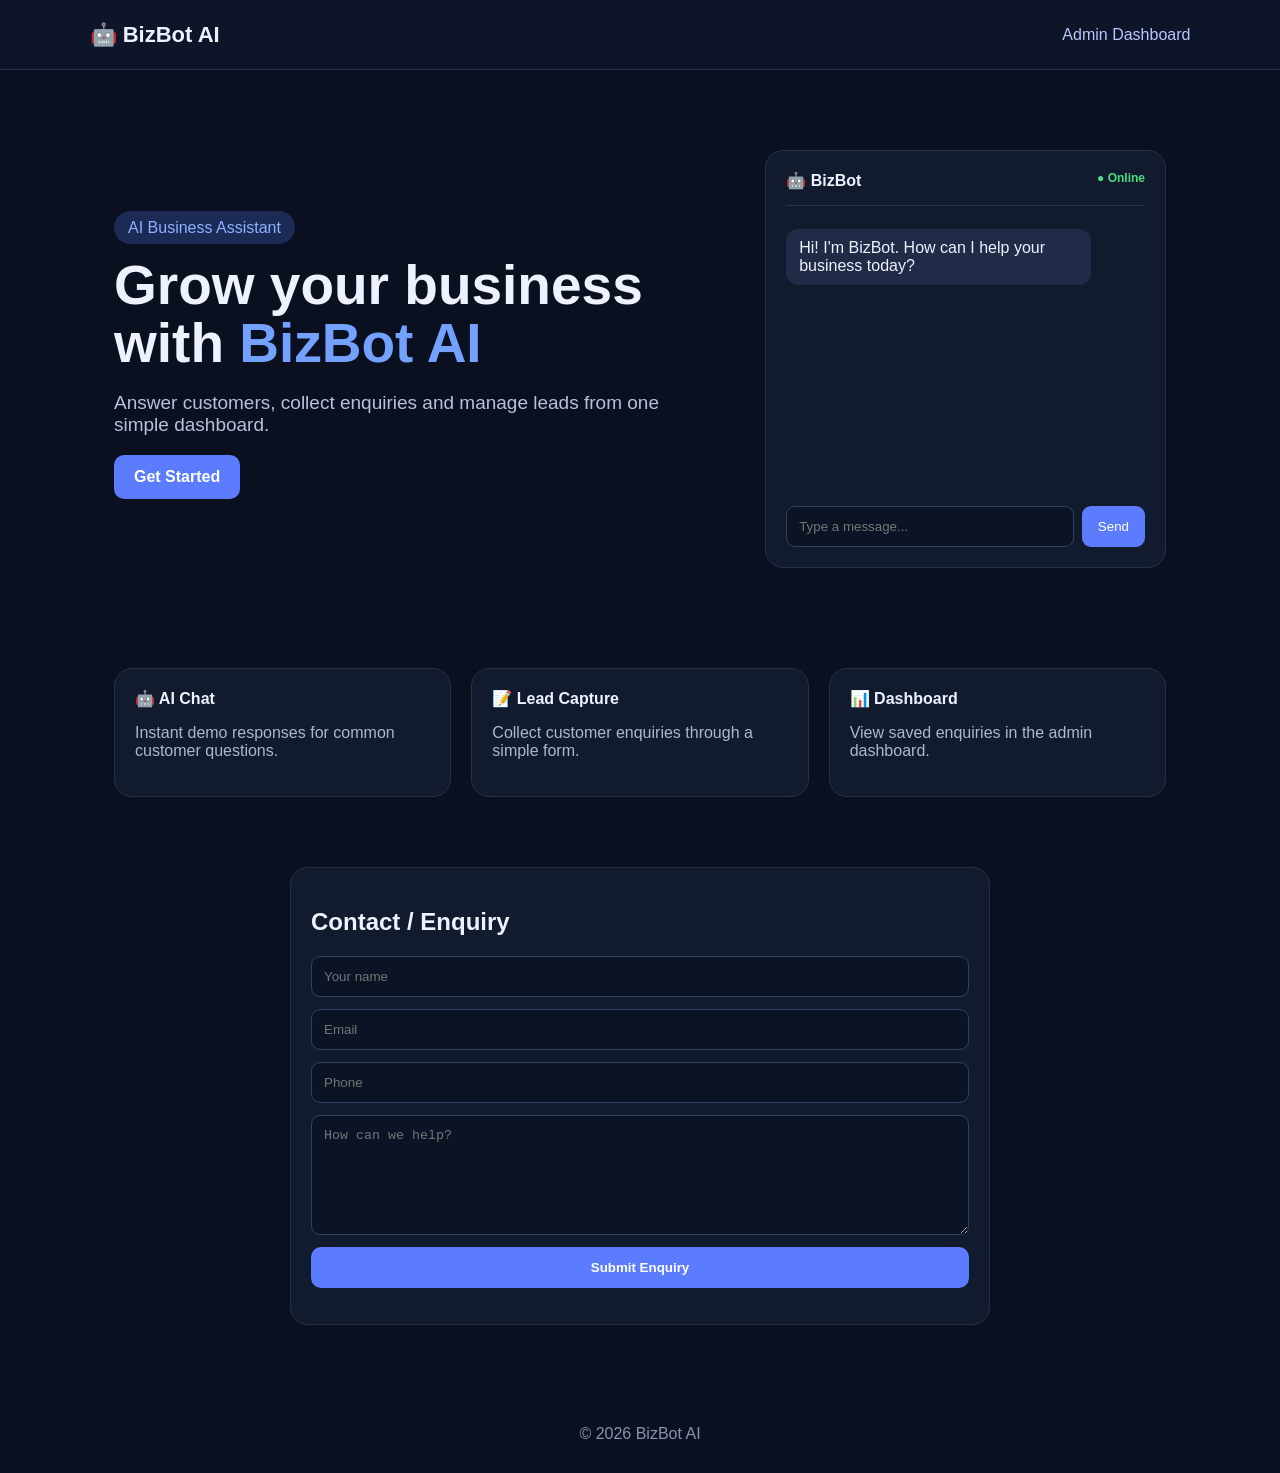
<file: index.html>
<!DOCTYPE html>
<html lang="en">
<head>
<meta charset="UTF-8">
<meta name="viewport" content="width=device-width, initial-scale=1.0">
<title>BizBot AI</title>
<link rel="stylesheet" href="css/style.css">
</head>
<body>
<header class="nav">
  <div class="brand">🤖 BizBot AI</div>
  <a href="admin.html">Admin Dashboard</a>
</header>
<main>
  <section class="hero">
    <div>
      <span class="badge">AI Business Assistant</span>
      <h1>Grow your business with <span>BizBot AI</span></h1>
      <p>Answer customers, collect enquiries and manage leads from one simple dashboard.</p>
      <a class="btn" href="#contact">Get Started</a>
    </div>
    <div class="bot-card">
      <div class="bot-head">🤖 BizBot <span>● Online</span></div>
      <div id="chat" class="chat">
        <div class="msg bot">Hi! I'm BizBot. How can I help your business today?</div>
      </div>
      <div class="chat-input">
        <input id="chatInput" placeholder="Type a message...">
        <button onclick="sendMessage()">Send</button>
      </div>
    </div>
  </section>
  <section class="features">
    <div><b>🤖 AI Chat</b><p>Instant demo responses for common customer questions.</p></div>
    <div><b>📝 Lead Capture</b><p>Collect customer enquiries through a simple form.</p></div>
    <div><b>📊 Dashboard</b><p>View saved enquiries in the admin dashboard.</p></div>
  </section>
  <section id="contact" class="contact">
    <h2>Contact / Enquiry</h2>
    <form id="leadForm">
      <input id="name" required placeholder="Your name">
      <input id="email" type="email" required placeholder="Email">
      <input id="phone" required placeholder="Phone">
      <textarea id="message" required placeholder="How can we help?"></textarea>
      <button class="btn" type="submit">Submit Enquiry</button>
    </form>
    <p id="formStatus"></p>
  </section>
</main>
<footer>© 2026 BizBot AI</footer>
<script src="js/app.js"></script>
</body>
</html>
</file>
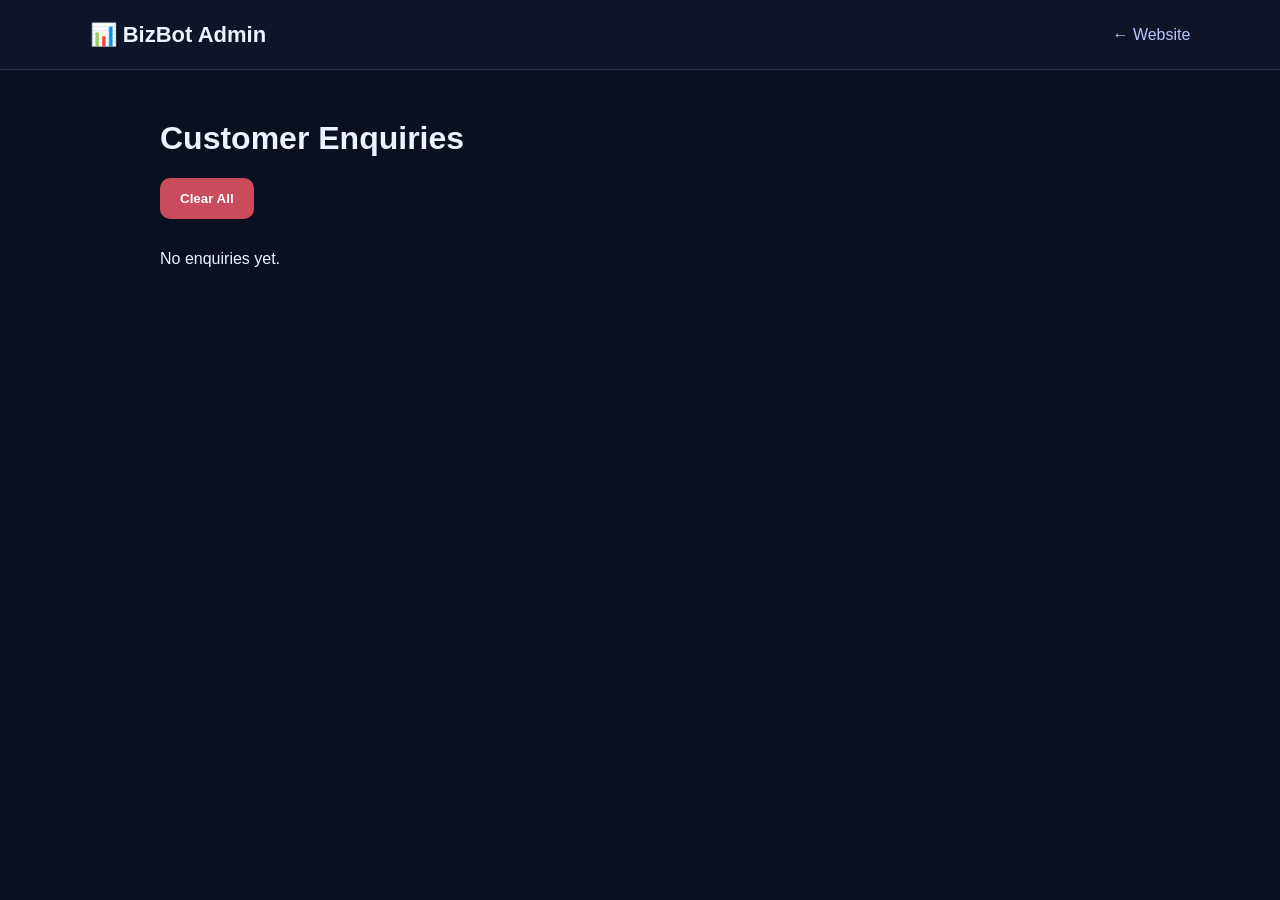
<file: admin.html>
<!DOCTYPE html>
<html lang="en">
<head>
<meta charset="UTF-8">
<meta name="viewport" content="width=device-width, initial-scale=1.0">
<title>BizBot AI - Admin</title>
<link rel="stylesheet" href="css/style.css">
</head>
<body>
<header class="nav"><div class="brand">📊 BizBot Admin</div><a href="index.html">← Website</a></header>
<main class="admin">
<h1>Customer Enquiries</h1>
<button class="btn danger" onclick="clearLeads()">Clear All</button>
<div id="leads"></div>
</main>
<script src="js/admin.js"></script>
</body>
</html>
</file>
<file: css/style.css>
*{box-sizing:border-box}body{margin:0;font-family:Arial,sans-serif;background:#0b1020;color:#eef2ff}.nav{height:70px;padding:0 7%;display:flex;align-items:center;justify-content:space-between;border-bottom:1px solid #27304a;background:#0e1528}.nav a{color:#b9c6ff;text-decoration:none}.brand{font-weight:800;font-size:22px}.hero{max-width:1100px;margin:0 auto;padding:80px 24px;display:grid;grid-template-columns:1.2fr .8fr;gap:50px;align-items:center}.badge{background:#1b2b55;padding:8px 14px;border-radius:30px;color:#8fb1ff}.hero h1{font-size:55px;line-height:1.05;margin:20px 0}.hero h1 span{color:#72a1ff}.hero p{font-size:19px;color:#b9c1d9}.btn{display:inline-block;border:0;border-radius:10px;padding:13px 20px;background:#5b7cff;color:white;text-decoration:none;cursor:pointer;font-weight:700}.bot-card,.contact,.features>div{background:#121a2e;border:1px solid #27304a;border-radius:18px;padding:20px}.bot-head{font-weight:bold;padding-bottom:15px;border-bottom:1px solid #27304a}.bot-head span{float:right;color:#4ade80;font-size:12px}.chat{height:300px;overflow:auto;padding:15px 0}.msg{max-width:85%;padding:10px 13px;border-radius:12px;margin:8px 0}.bot{background:#202b48}.user{background:#3854a8;margin-left:auto}.chat-input{display:flex;gap:8px}.chat-input input,.contact input,.contact textarea{width:100%;padding:12px;border:1px solid #34405f;background:#0c1324;color:white;border-radius:9px}.chat-input button{padding:0 16px;border:0;border-radius:9px;background:#5b7cff;color:white}.features{max-width:1100px;margin:0 auto;padding:20px 24px 70px;display:grid;grid-template-columns:repeat(3,1fr);gap:20px}.features p{color:#aeb7cf}.contact{max-width:700px;margin:0 auto 70px}.contact form{display:grid;gap:12px}.contact textarea{min-height:120px;resize:vertical}.admin{max-width:1000px;margin:50px auto;padding:0 20px}.lead{background:#121a2e;border:1px solid #27304a;border-radius:14px;padding:18px;margin:14px 0}.danger{background:#c94b5c;margin-bottom:15px}footer{text-align:center;padding:30px;color:#8993ad}@media(max-width:800px){.hero{grid-template-columns:1fr;padding-top:45px}.hero h1{font-size:40px}.features{grid-template-columns:1fr}.nav{padding:0 20px}}
</file>
